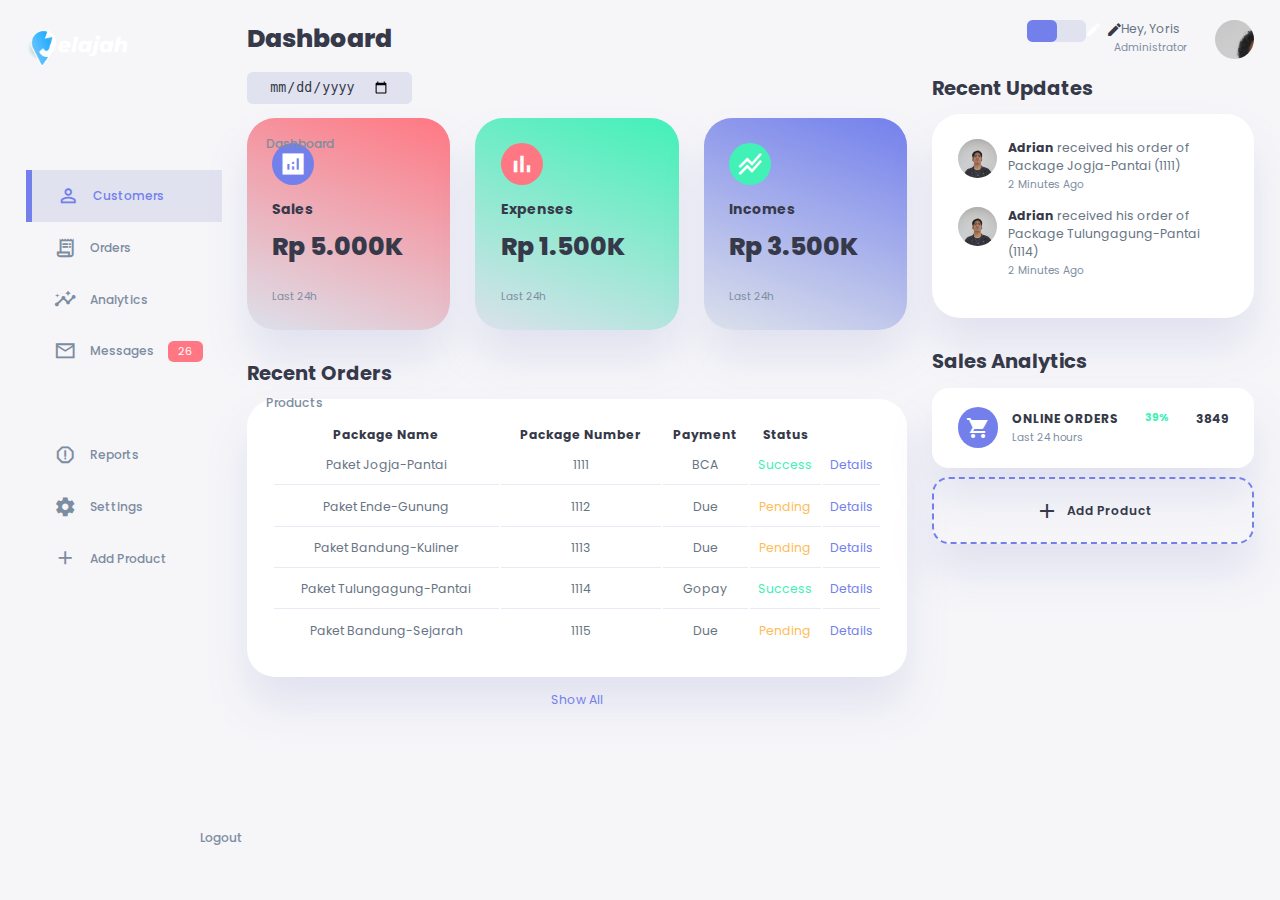
<file: admin.html>
<!DOCTYPE html>
<html lang="en">
  <head>
    <meta charset="UTF-8" />
    <meta name="viewport" content="width=device-width, initial-scale=1.0" />
    <title>Admin Dashboard</title>
    <link rel="stylesheet" href="./css/admin.css" />
    <link
      rel="stylesheet"
      href="https://fonts.googleapis.com/css2?family=Material+Icons+Sharp"
    />
    <link rel="preconnect" href="https://fonts.googleapis.com" />
    <link rel="preconnect" href="https://fonts.gstatic.com" crossorigin />
    <link
      href="https://fonts.googleapis.com/css2?family=Poppins:wght@300;400;500;600;700;800&display=swap"
      rel="stylesheet"
    />
  </head>
  <body>
    <div class="container">
      <aside>
        <div class="top">
          <img src="./img/logo.png" />
          <div class="close" id="close-btn">
            <span class="material-icons-sharp">close</span>
          </div>
        </div>

        <div class="sidebar">
          <a href="#">
            <span class="material-icons-sharp">grid_view</span>
            <h3>Dashboard</h3>
          </a>
          <a href="#" class="active">
            <span class="material-icons-sharp">person_outline</span>
            <h3>Customers</h3>
          </a>
          <a href="#">
            <span class="material-icons-sharp">receipt_long</span>
            <h3>Orders</h3>
          </a>
          <a href="#">
            <span class="material-icons-sharp">insights</span>
            <h3>Analytics</h3>
          </a>
          <a href="#">
            <span class="material-icons-sharp">mail_outline</span>
            <h3>Messages</h3>
            <span class="msg-count">26</span>
          </a>
          <a href="#">
            <span class="material-icons-sharp">inventory</span>
            <h3>Products</h3>
          </a>
          <a href="#">
            <span class="material-icons-sharp">report_gmailerrorred</span>
            <h3>Reports</h3>
          </a>
          <a href="#">
            <span class="material-icons-sharp">settings</span>
            <h3>Settings</h3>
          </a>
          <a href="#">
            <span class="material-icons-sharp">add</span>
            <h3>Add Product</h3>
          </a>
          <a href="#">
            <span class="material-icons-sharp">logout</span>
            <h3>Logout</h3>
          </a>
        </div>
      </aside>
      <!-- End of Aside -->

      <main>
        <h1>Dashboard</h1>

        <div class="date">
          <input type="date" />
        </div>

        <div class="insights">
          <!-- Start of Sales -->
          <div class="sales">
            <span class="material-icons-sharp">analytics</span>
            <div class="left">
              <h3>Sales</h3>
              <h1>Rp 5.000K</h1>
            </div>
            <small class="text-muted">Last 24h</small>
          </div>
          <!-- End of Sales -->

          <!-- Start of Expenses -->
          <div class="expenses">
            <span class="material-icons-sharp">bar_chart</span>
            <div class="left">
              <h3>Expenses</h3>
              <h1>Rp 1.500K</h1>
            </div>
            <small class="text-muted">Last 24h</small>
          </div>
          <!-- End of Expenses -->

          <!-- Start of Income -->
          <div class="incomes">
            <span class="material-icons-sharp">stacked_line_chart</span>
            <div class="left">
              <h3>Incomes</h3>
              <h1>Rp 3.500K</h1>
            </div>
            <small class="text-muted">Last 24h</small>
          </div>
          <!-- End of Income -->

          <!-- End of Insights -->
        </div>

        <!-- Start of Recent Order -->
        <div class="recent-orders">
          <h2>Recent Orders</h2>
          <table>
            <thead>
              <tr>
                <th>Package Name</th>
                <th>Package Number</th>
                <th>Payment</th>
                <th>Status</th>
                <th></th>
              </tr>
            </thead>
            <tbody>
              <tr>
                <td>Paket Jogja-Pantai</td>
                <td>1111</td>
                <td>BCA</td>
                <td class="success">Success</td>
                <td class="primary">Details</td>
              </tr>
              <tr>
                <td>Paket Ende-Gunung</td>
                <td>1112</td>
                <td>Due</td>
                <td class="warning">Pending</td>
                <td class="primary">Details</td>
              </tr>
              <tr>
                <td>Paket Bandung-Kuliner</td>
                <td>1113</td>
                <td>Due</td>
                <td class="warning">Pending</td>
                <td class="primary">Details</td>
              </tr>
              <tr>
                <td>Paket Tulungagung-Pantai</td>
                <td>1114</td>
                <td>Gopay</td>
                <td class="success">Success</td>
                <td class="primary">Details</td>
              </tr>
              <tr>
                <td>Paket Bandung-Sejarah</td>
                <td>1115</td>
                <td>Due</td>
                <td class="warning">Pending</td>
                <td class="primary">Details</td>
              </tr>
            </tbody>
          </table>
          <a href="#">Show All</a>
        </div>
      </main>

      <!-- End of Main -->

      <!-- Start of Right side -->

      <div class="right">
        <!-- Start of Top -->
        <div class="top">
          <button id="menu-btn">
            <span class="material-icons-sharp">menu</span>
          </button>
          <div class="theme-toggler">
            <span class="material-icons-sharp active">light_mode</span>
            <span class="material-icons-sharp">dark_mode</span>
          </div>
          <div class="profile">
            <div class="info">
              <p>Hey, Yoris</p>
              <small class="text-muted">Administrator</small>
            </div>
            <div class="profile-photo">
              <img src="./img/Admin1.jpg" />
            </div>
          </div>
        </div>

        <!-- End of Top -->

        <!-- Start of Recent Update -->
        <div class="recent-updates">
          <h2>Recent Updates</h2>
          <div class="updates">
            <div class="update">
              <div class="profile-photo">
                <img src="./img/Admin.jpg" />
              </div>
              <div class="message">
                <p>
                  <b>Adrian</b> received his order of Package Jogja-Pantai
                  (1111)
                </p>
                <small class="text-muted">2 Minutes Ago</small>
              </div>
            </div>
            <div class="update">
              <div class="profile-photo">
                <img src="./img/Admin.jpg" />
              </div>
              <div class="message">
                <p>
                  <b>Adrian</b> received his order of Package Tulungagung-Pantai
                  (1114)
                </p>
                <small class="text-muted">2 Minutes Ago</small>
              </div>
            </div>
          </div>
        </div>

        <!-- End of Recent Update -->

        <!-- Start of Sales Analytics -->
        <div class="sales-analytics">
          <h2>Sales Analytics</h2>
          <div class="item online">
            <div class="icon">
              <span class="material-icons-sharp">shopping_cart</span>
            </div>
            <div class="right">
              <div class="info">
                <h3>ONLINE ORDERS</h3>
                <small class="text-muted">Last 24 hours</small>
              </div>
              <h5 class="success">39%</h5>
              <h3>3849</h3>
            </div>
          </div>
          <div class="item add-product">
            <div>
              <span class="material-icons-sharp">add</span>
              <h3>Add Product</h3>
            </div>
          </div>
        </div>
      </div>
    </div>

    <script src="/js/admin.js"></script>
  </body>
</html>
</file>
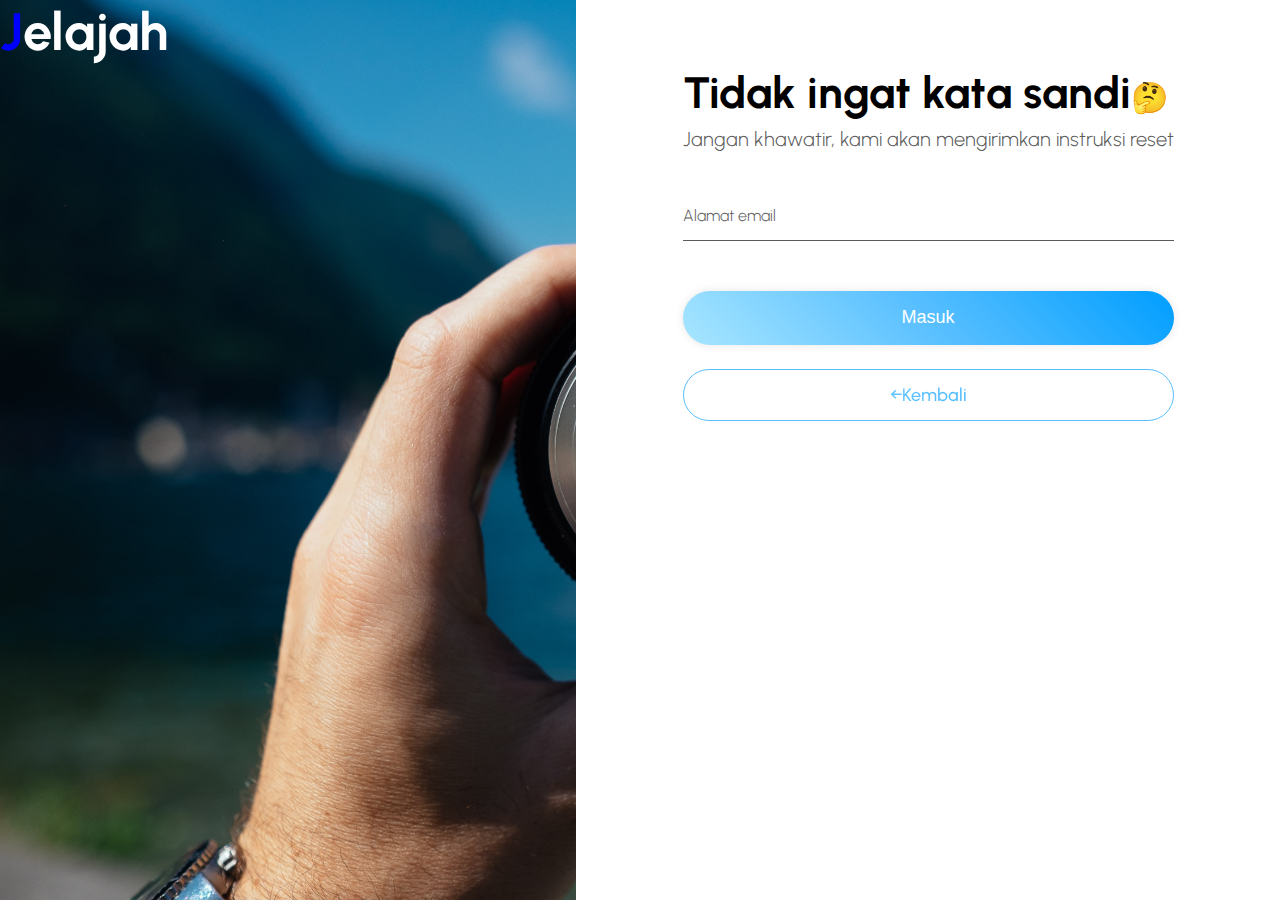
<file: forgetPassword.html>
<!DOCTYPE html>
<html lang="en">
  <head>
    <meta charset="UTF-8" />
    <meta name="viewport" content="width=device-width, initial-scale=1.0" />
    <title>Forget Password Page</title>
    <link rel="preconnect" href="https://fonts.googleapis.com" />
    <link rel="preconnect" href="https://fonts.gstatic.com" crossorigin />
    <link
      href="https://fonts.googleapis.com/css2?family=Urbanist:wght@100;300;500;700&display=swap"
      rel="stylesheet"
    />
    <link rel="stylesheet" href="css/forgetPassword.css" />
  </head>
  <body>
    <div class="logo">
      <h2><span>J</span>elajah</h2>
    </div>
    <div class="wrapper">
      <form action="">
        <h2>Tidak ingat kata sandi<span>🤔</span></h2>
        <p>Jangan khawatir, kami akan mengirimkan instruksi reset</p>
        <div class="input-box">
          <input type="email" required />
          <label>Alamat email</label>
        </div>
        <button type="submit" class="btn">Masuk</button>
        <a href="login.html" class="btn2"> ←Kembali </a>
      </form>
    </div>
  </body>
</html>
</file>
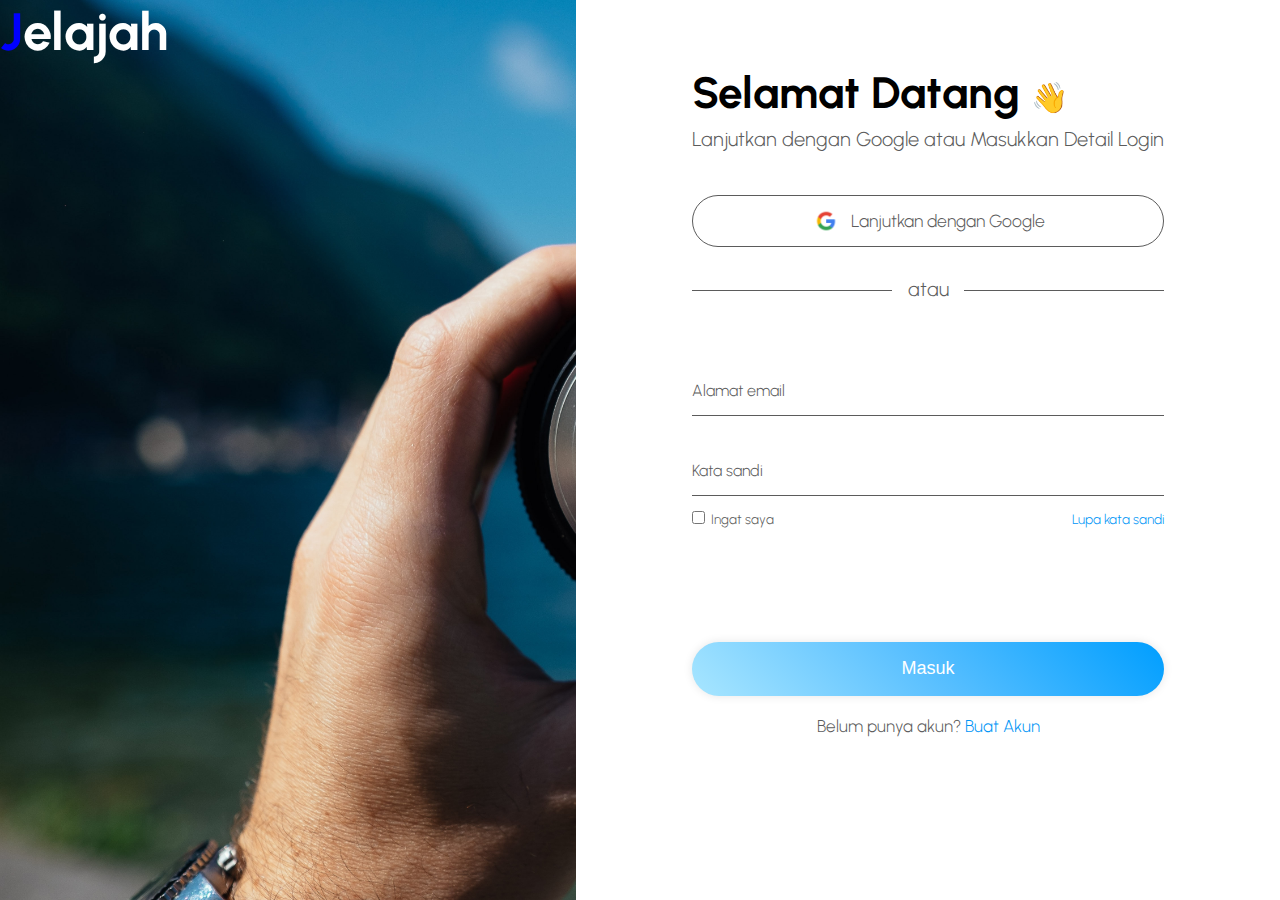
<file: login.html>
<!DOCTYPE html>
<html lang="en">
  <head>
    <meta charset="UTF-8" />
    <meta name="viewport" content="width=device-width, initial-scale=1.0" />
    <title>Login Page</title>
    <link rel="preconnect" href="https://fonts.googleapis.com" />
    <link rel="preconnect" href="https://fonts.gstatic.com" crossorigin />
    <link
      href="https://fonts.googleapis.com/css2?family=Urbanist:wght@100;300;500;700&display=swap"
      rel="stylesheet"
    />
    <link rel="stylesheet" href="css/login.css" />
  </head>
  <body>
    <div class="logo">
      <h2><span>J</span>elajah</h2>
    </div>
    <div class="wrapper">
      <form action="">
        <h2>Selamat Datang <span>👋</span></h2>
        <p>Lanjutkan dengan Google atau Masukkan Detail Login</p>
        <center>
          <a class="google" href="#"
            ><img src="img/google.png" />Lanjutkan dengan Google</a
          >
          <p class="or">atau</p>
        </center>
        <div class="input-box">
          <input type="email" required />
          <label>Alamat email</label>
        </div>
        <div class="input-box">
          <input type="password" required />
          <label>Kata sandi</label>
        </div>

        <div class="remember-forgot">
          <label><input type="checkbox" /> Ingat saya</label>
          <a href="forgetPassword.html">Lupa kata sandi</a>
        </div>

        <button type="submit" class="btn">Masuk</button>

        <div class="register">
          <p>Belum punya akun? <a href="register.html">Buat Akun</a></p>
        </div>
      </form>
    </div>
  </body>
</html>
</file>
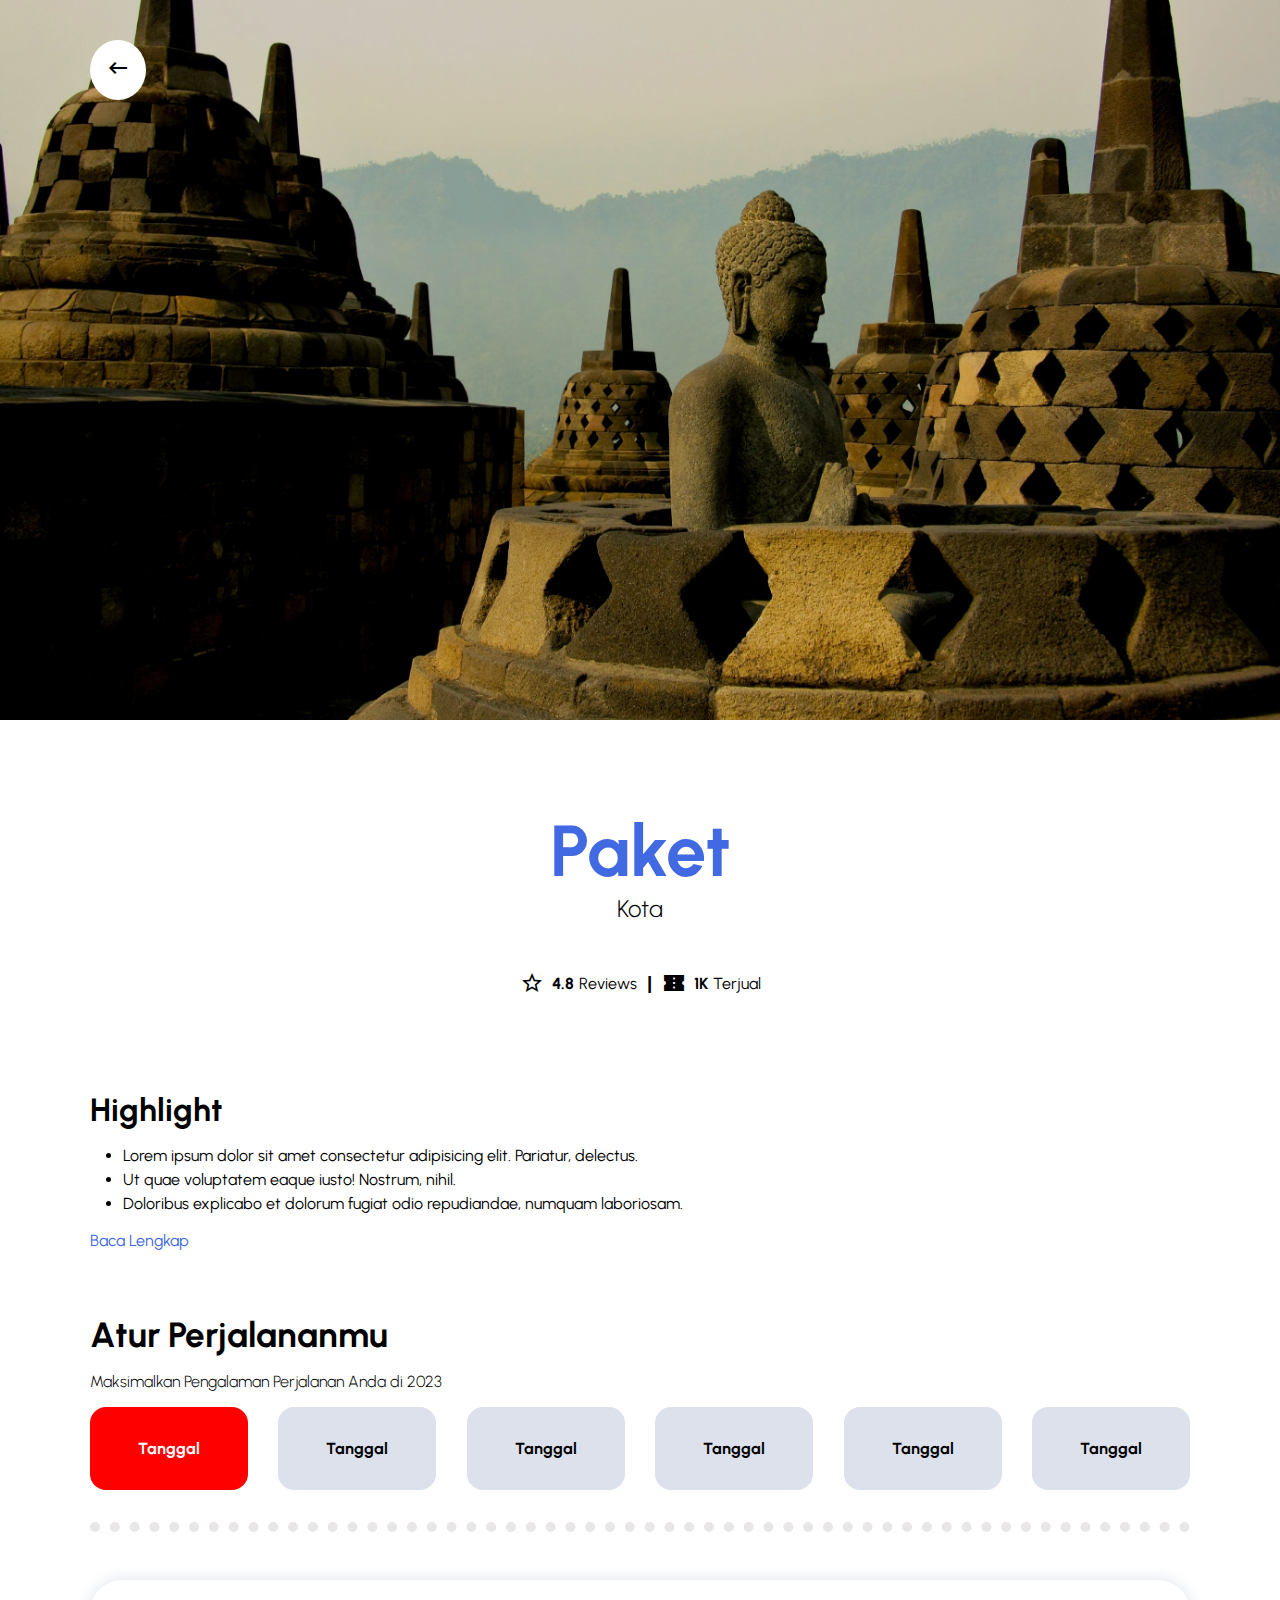
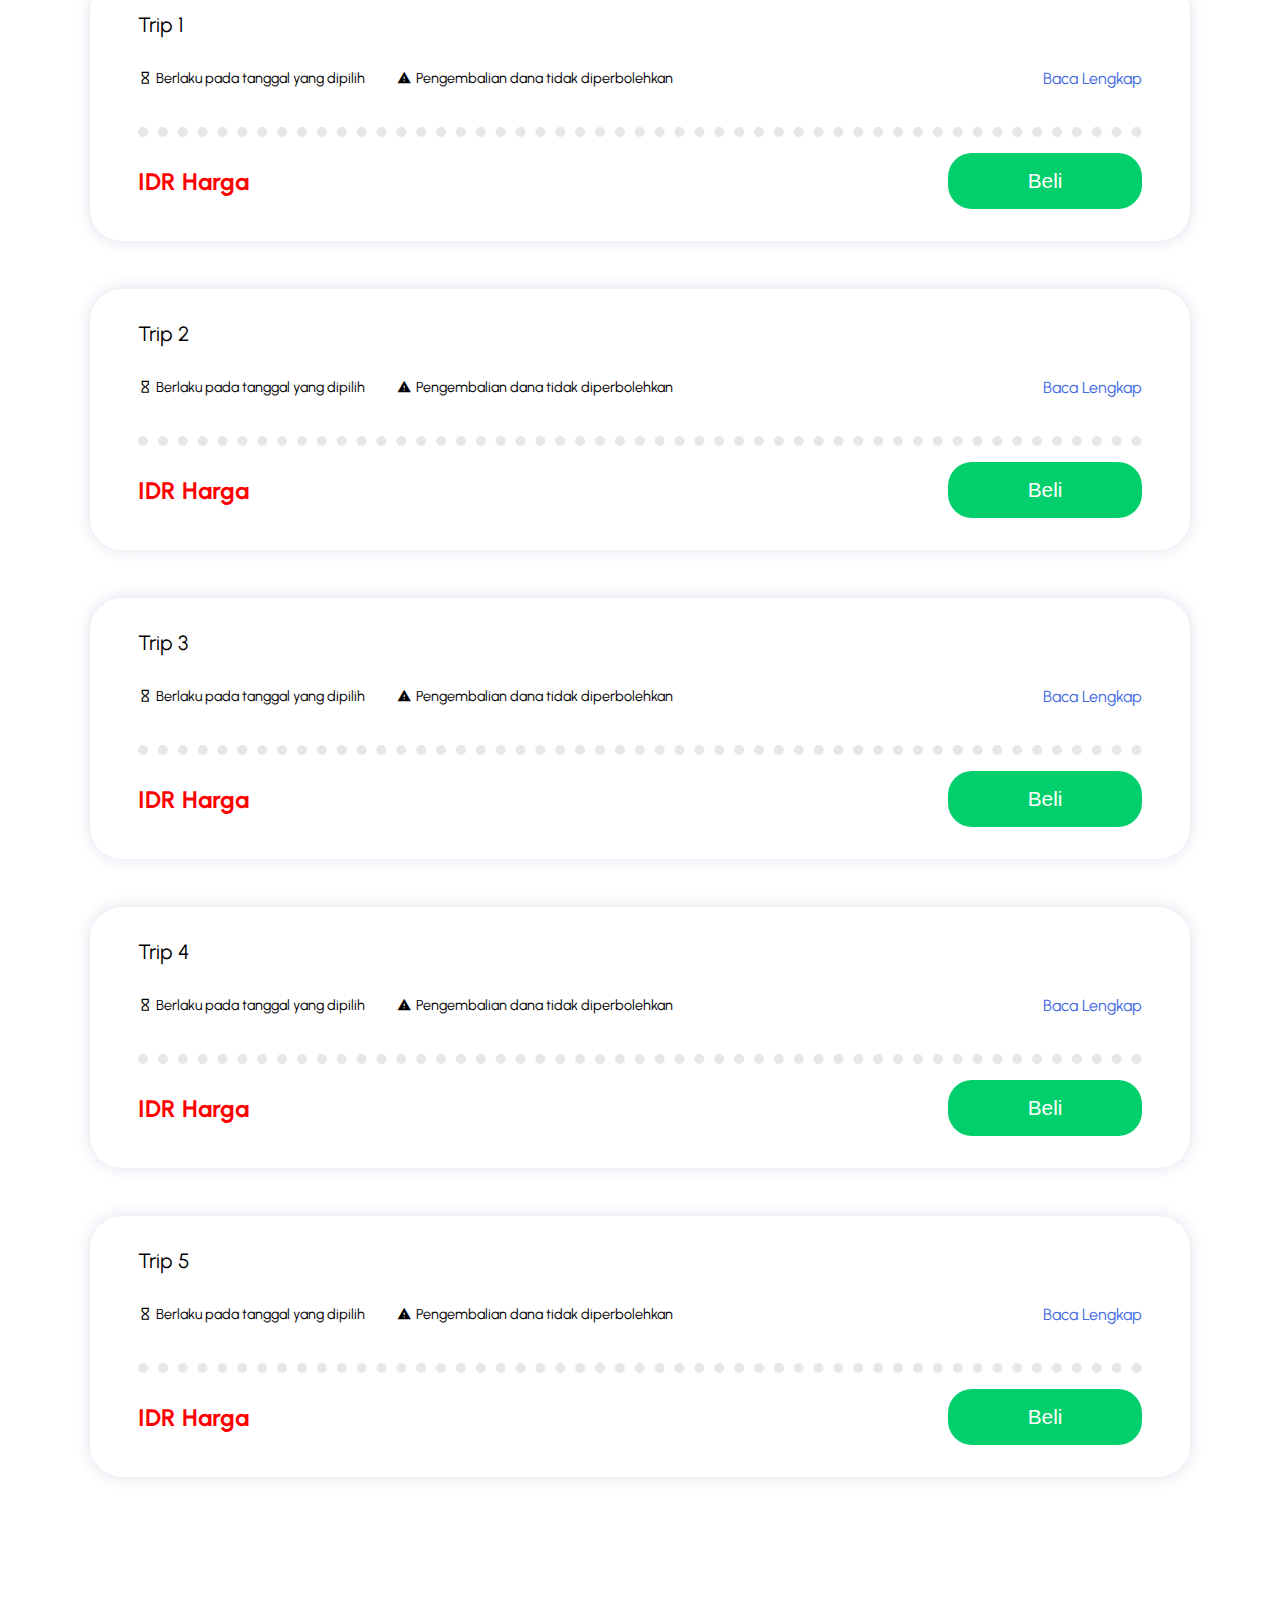
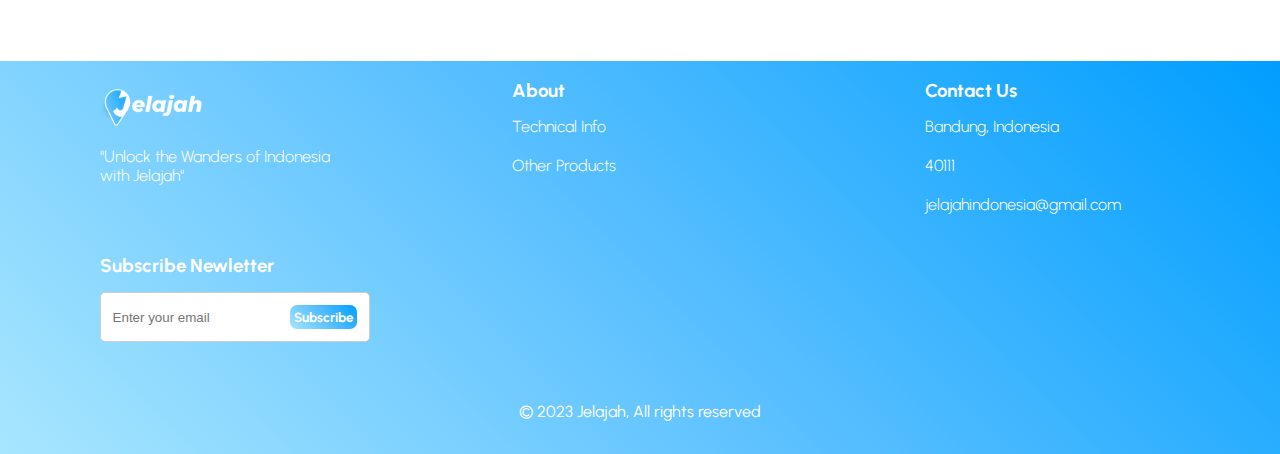
<file: package.html>
<!DOCTYPE html>
<html lang="en">
  <head>
    <meta charset="UTF-8" />
    <meta name="viewport" content="width=device-width, initial-scale=1.0" />
    <title>Package</title>
    <link
      rel="stylesheet"
      href="https://fonts.googleapis.com/css2?family=Material+Icons+Sharp"
    />
    <link rel="preconnect" href="https://fonts.googleapis.com" />
    <link rel="preconnect" href="https://fonts.gstatic.com" crossorigin />
    <link
      href="https://fonts.googleapis.com/css2?family=Urbanist:wght@300;400;500;600;700;800&display=swap"
      rel="stylesheet"
    />
    <link rel="stylesheet" href="css/index.css" />
  </head>
  <body>
    <header class="header-package">
      <a href="destination.html"
        ><span class="material-icons-sharp"> keyboard_backspace </span></a
      >
    </header>

    <section class="bgphoto-destinations">
      <main class="tagline-destinations">
        <img src="./img/img2.jpg" alt="" />
      </main>
    </section>

    <div class="description">
      <h1>Paket</h1>
      <h2>Kota</h2>
      <div class="review-sold">
        <span class="material-icons-sharp"> star_border </span>
        <p><b>4.8 </b> Reviews <b>|</b></p>
        <span class="material-icons-sharp"> confirmation_number </span>
        <p><b>1K </b>Terjual</p>
      </div>
    </div>

    <div class="highlight-package">
      <h1>Highlight</h1>
      <ul>
        <li>Lorem ipsum dolor sit amet consectetur adipisicing elit. Pariatur, delectus.</li>
        <li>Ut quae voluptatem eaque iusto! Nostrum, nihil.</li>
        <li>Doloribus explicabo et dolorum fugiat odio repudiandae, numquam laboriosam.</li>
        </ul>
      </ul>
      <a href="#">Baca Lengkap</a>
    </div>

    <div class="title-wrapper">
      <div class="title">
        <h1 id="titlePackage">Atur Perjalananmu</h1>
        <p>Maksimalkan Pengalaman Perjalanan Anda di 2023</p>
      </div>
    </div>
    
    <div class="tabbed-day">
      <ul class="ticket" aria-labelledby="titlePackage">
        <li><a class="ticketDay" aria-selected="false" href="#first" id="currentDay">
          Tanggal
        </a></li>
        <li><a class="ticketDay" aria-selected="false" href="#second" id="secondDay">
          Tanggal
        </a></li>
        <li><a class="ticketDay" aria-selected="false" href="#third" id="thirdDay">
          Tanggal
        </a></li>
        <li><a class="ticketDay" aria-selected="false" href="#forth" id="forthDay">
          Tanggal
        </a></li>
        <li><a class="ticketDay" aria-selected="false" href="#fifth" id="fifthDay">
          Tanggal
        </a></li>
        <li><a class="ticketDay" aria-selected="false" href="#sixth" id="fifthDay">
          Tanggal
        </a></li>
      </ul>
      <div class="horizontal-dotted-line"></div>
      <div class="infoPaket">
        <div aria-labelledby="currentDay" id="first">
          <div class="body-ticket">
            <p>Trip 1</p>
            <div class="deskripsi-tiket">
              <p><span class="material-icons-sharp">hourglass_empty</span>Berlaku pada tanggal yang dipilih <span class="material-icons-sharp">warning</span>Pengembalian dana tidak diperbolehkan</p>
              <a href="#">Baca Lengkap</a>
            </div>
            <div class="horizontal-dotted-line"></div>
            <div class="price-and-buy">
              <h2>IDR Harga</h2>
              <button class="button open-button">Beli</button>
            </div>
          </div>
          <div class="body-ticket">
            <p>Trip 2</p>
            <div class="deskripsi-tiket">
              <p><span class="material-icons-sharp">hourglass_empty</span>Berlaku pada tanggal yang dipilih <span class="material-icons-sharp">warning</span>Pengembalian dana tidak diperbolehkan</p>
              <a href="#">Baca Lengkap</a>
            </div>
            <div class="horizontal-dotted-line"></div>
            <div class="price-and-buy">
              <h2>IDR Harga</h2>
              <button class="button open-button">Beli</button>
            </div>
          </div>
          <div class="body-ticket">
            <p>Trip 3</p>
            <div class="deskripsi-tiket">
              <p><span class="material-icons-sharp">hourglass_empty</span>Berlaku pada tanggal yang dipilih <span class="material-icons-sharp">warning</span>Pengembalian dana tidak diperbolehkan</p>
              <a href="#">Baca Lengkap</a>
            </div>
            <div class="horizontal-dotted-line"></div>
            <div class="price-and-buy">
              <h2>IDR Harga</h2>
              <button class="button open-button">Beli</button>
            </div>
          </div>
          <div class="body-ticket">
            <p>Trip 4</p>
            <div class="deskripsi-tiket">
              <p><span class="material-icons-sharp">hourglass_empty</span>Berlaku pada tanggal yang dipilih <span class="material-icons-sharp">warning</span>Pengembalian dana tidak diperbolehkan</p>
              <a href="#">Baca Lengkap</a>
            </div>
            <div class="horizontal-dotted-line"></div>
            <div class="price-and-buy">
              <h2>IDR Harga</h2>
              <button class="button open-button">Beli</button>
            </div>
          </div>
          <div class="body-ticket">
            <p>Trip 5</p>
            <div class="deskripsi-tiket">
              <p><span class="material-icons-sharp">hourglass_empty</span>Berlaku pada tanggal yang dipilih <span class="material-icons-sharp">warning</span>Pengembalian dana tidak diperbolehkan</p>
              <a href="#">Baca Lengkap</a>
            </div>
            <div class="horizontal-dotted-line"></div>
            <div class="price-and-buy">
              <h2>IDR Harga</h2>
              <button class="button open-button">Beli</button>
            </div>
          </div>
        </div>
        <div aria-labelledby="secondDay" id="second">
          <div class="body-ticket">
            <p>Trip 1</p>
            <div class="deskripsi-tiket">
              <p><span class="material-icons-sharp">hourglass_empty</span>Berlaku pada tanggal yang dipilih <span class="material-icons-sharp">warning</span>Pengembalian dana tidak diperbolehkan</p>
              <a href="#">Baca Lengkap</a>
            </div>
            <div class="horizontal-dotted-line"></div>
            <div class="price-and-buy">
              <h2>IDR Harga</h2>
              <button class="button open-button">Beli</button>
            </div>
          </div>
          <div class="body-ticket">
            <p>Trip 2</p>
            <div class="deskripsi-tiket">
              <p><span class="material-icons-sharp">hourglass_empty</span>Berlaku pada tanggal yang dipilih <span class="material-icons-sharp">warning</span>Pengembalian dana tidak diperbolehkan</p>
              <a href="#">Baca Lengkap</a>
            </div>
            <div class="horizontal-dotted-line"></div>
            <div class="price-and-buy">
              <h2>IDR Harga</h2>
              <button class="button open-button">Beli</button>
            </div>
          </div>
          <div class="body-ticket">
            <p>Trip 3</p>
            <div class="deskripsi-tiket">
              <p><span class="material-icons-sharp">hourglass_empty</span>Berlaku pada tanggal yang dipilih <span class="material-icons-sharp">warning</span>Pengembalian dana tidak diperbolehkan</p>
              <a href="#">Baca Lengkap</a>
            </div>
            <div class="horizontal-dotted-line"></div>
            <div class="price-and-buy">
              <h2>IDR Harga</h2>
              <a href="#">Beli</a>
            </div>
          </div>
          <div class="body-ticket">
            <p>Trip 4</p>
            <div class="deskripsi-tiket">
              <p><span class="material-icons-sharp">hourglass_empty</span>Berlaku pada tanggal yang dipilih <span class="material-icons-sharp">warning</span>Pengembalian dana tidak diperbolehkan</p>
              <a href="#">Baca Lengkap</a>
            </div>
            <div class="horizontal-dotted-line"></div>
            <div class="price-and-buy">
              <h2>IDR Harga</h2>
              <button class="button open-button">Beli</button>
            </div>
          </div>
        </div>
        <div aria-labelledby="thirdDay" id="third">
          <div class="body-ticket">
            <p>Trip 1</p>
            <div class="deskripsi-tiket">
              <p><span class="material-icons-sharp">hourglass_empty</span>Berlaku pada tanggal yang dipilih <span class="material-icons-sharp">warning</span>Pengembalian dana tidak diperbolehkan</p>
              <a href="#">Baca Lengkap</a>
            </div>
            <div class="horizontal-dotted-line"></div>
            <div class="price-and-buy">
              <h2>IDR Harga</h2>
              <button class="button open-button">Beli</button>
            </div>
          </div>
          <div class="body-ticket">
            <p>Trip 2</p>
            <div class="deskripsi-tiket">
              <p><span class="material-icons-sharp">hourglass_empty</span>Berlaku pada tanggal yang dipilih <span class="material-icons-sharp">warning</span>Pengembalian dana tidak diperbolehkan</p>
              <a href="#">Baca Lengkap</a>
            </div>
            <div class="horizontal-dotted-line"></div>
            <div class="price-and-buy">
              <h2>IDR Harga</h2>
              <button class="button open-button">Beli</button>
            </div>
          </div>
          <div class="body-ticket">
            <p>Trip 3</p>
            <div class="deskripsi-tiket">
              <p><span class="material-icons-sharp">hourglass_empty</span>Berlaku pada tanggal yang dipilih <span class="material-icons-sharp">warning</span>Pengembalian dana tidak diperbolehkan</p>
              <a href="#">Baca Lengkap</a>
            </div>
            <div class="horizontal-dotted-line"></div>
            <div class="price-and-buy">
              <h2>IDR Harga</h2>
              <button class="button open-button">Beli</button>
            </div>
          </div>
        </div>
        <div aria-labelledby="forthDay" id="forth">
          <div class="body-ticket">
            <p>Trip 1</p>
            <div class="deskripsi-tiket">
              <p><span class="material-icons-sharp">hourglass_empty</span>Berlaku pada tanggal yang dipilih <span class="material-icons-sharp">warning</span>Pengembalian dana tidak diperbolehkan</p>
              <a href="#">Baca Lengkap</a>
            </div>
            <div class="horizontal-dotted-line"></div>
            <div class="price-and-buy">
              <h2>IDR Harga</h2>
              <button class="button open-button">Beli</button>
            </div>
          </div>
          <div class="body-ticket">
            <p>Trip 2</p>
            <div class="deskripsi-tiket">
              <p><span class="material-icons-sharp">hourglass_empty</span>Berlaku pada tanggal yang dipilih <span class="material-icons-sharp">warning</span>Pengembalian dana tidak diperbolehkan</p>
              <a href="#">Baca Lengkap</a>
            </div>
            <div class="horizontal-dotted-line"></div>
            <div class="price-and-buy">
              <h2>IDR Harga</h2>
              <button class="button open-button">Beli</button>
            </div>
          </div>
        </div>
        <div aria-labelledby="fifthDay" id="fifth">
          <div class="body-ticket">
            <p>Trip 1</p>
            <div class="deskripsi-tiket">
              <p><span class="material-icons-sharp">hourglass_empty</span>Berlaku pada tanggal yang dipilih <span class="material-icons-sharp">warning</span>Pengembalian dana tidak diperbolehkan</p>
              <a href="#">Baca Lengkap</a>
            </div>
            <div class="horizontal-dotted-line"></div>
            <div class="price-and-buy">
              <h2>IDR Harga</h2>
              <button class="button open-button">Beli</button>
            </div>
          </div>
        </div>
        <div aria-labelledby="sixthDay" id="sixth">
          <div class="body-ticket">
            <p>Trip 1</p>
            <div class="deskripsi-tiket">
              <p><span class="material-icons-sharp">hourglass_empty</span>Berlaku pada tanggal yang dipilih <span class="material-icons-sharp">warning</span>Pengembalian dana tidak diperbolehkan</p>
              <a href="#">Baca Lengkap</a>
            </div>
            <div class="horizontal-dotted-line"></div>
            <div class="price-and-buy">
              <h2>IDR Harga</h2>
              <button class="button open-button">Beli</button>
            </div>
          </div>
          <div class="body-ticket">
            <p>Trip 2</p>
            <div class="deskripsi-tiket">
              <p><span class="material-icons-sharp">hourglass_empty</span>Berlaku pada tanggal yang dipilih <span class="material-icons-sharp">warning</span>Pengembalian dana tidak diperbolehkan</p>
              <a href="#">Baca Lengkap</a>
            </div>
            <div class="horizontal-dotted-line"></div>
            <div class="price-and-buy">
              <h2>IDR Harga</h2>
              <button class="button open-button">Beli</button>
            </div>
          </div>
        </div>
      </div>
    </div>

    <dialog class="modal" id="modal">
      <h2><span class="material-icons-sharp">info</span> Keterangan</h2>
      <div class="horizontal-line"></div>
      <table>
        <tr>
          <td>Nama </td>
          <td>: Nama</td>
        </tr>
        <tr>
          <td>Paket</td>
          <td>: Trip 1</td>
        </tr>
        <tr>
          <td>Tanggal</td>
          <td>: Tanggal</td>
        </tr>
        <tr>
          <td>Nomor Virtual Account </td>
          <td>: 12345771849</td>
        </tr>
        <tr>
          <td>Nominal Tagihan </td>
          <td>: IDR Harga</td>
        </tr>
      </table>
      <button class="button close-button">Batalkan pembayaran</button>
      <button class="button" type="submit">Konfirmasi pembayaran</button>
    </dialog>

    <footer>
      <div class="row">
        <div class="col">
          <img src="img/logo.png" class="logo-footer" />
          <p>"Unlock the Wanders of Indonesia with Jelajah"</p>
          <div class="icon-sosmed"></div>
          <a href="#">
            <i data-feather="instagram"></i>
          </a>
          <a href="#">
            <i data-feather="linkedin"></i>
          </a>
          <a href="#">
            <i data-feather="facebook"></i>
          </a>
          <a href="#">
            <i data-feather="twitter"></i>
          </a>
        </div>
        <div class="col">
          <h3>About</h3>
          <a href="#">
            <p>Technical Info</p>
          </a>
          <a href="#">
            <p>Other Products</p>
          </a>
        </div>
        <div class="col">
          <h3>Contact Us</h3>
          <p>Bandung, Indonesia</p>
          <p>40111</p>
          <p>jelajahindonesia@gmail.com</p>
        </div>
        <div class="col">
          <h3>Subscribe Newletter</h3>
          <div class="input-box">
            <input
              type="email"
              placeholder="Enter your email"
              class="input-email"
            />
            <button type="submit">Subscribe</button>
          </div>
        </div>
      </div>
      <div class="lisensi">
        <p>© 2023 Jelajah, All rights reserved</p>
      </div>
    </footer>


    <script src="./js/package.js"></script>
  </body>
</html>
</file>
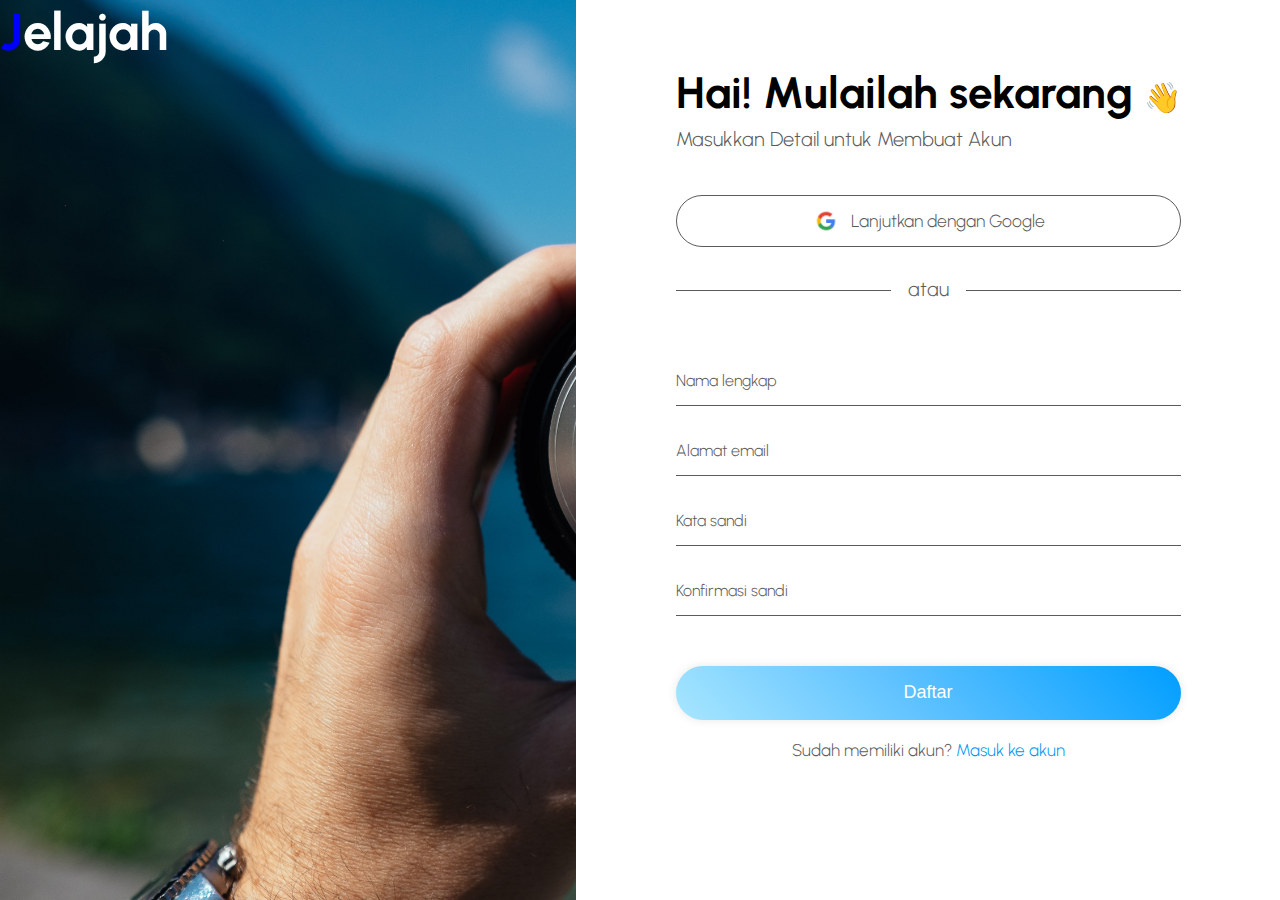
<file: register.html>
<!DOCTYPE html>
<html lang="en">
  <head>
    <meta charset="UTF-8" />
    <meta name="viewport" content="width=device-width, initial-scale=1.0" />
    <title>Register Page</title>
    <link rel="preconnect" href="https://fonts.googleapis.com" />
    <link rel="preconnect" href="https://fonts.gstatic.com" crossorigin />
    <link
      href="https://fonts.googleapis.com/css2?family=Urbanist:wght@300;500;700&display=swap"
      rel="stylesheet"
    />
    <link rel="stylesheet" href="css/register.css" />
  </head>
  <body>
    <div class="logo">
      <h2><span>J</span>elajah</h2>
    </div>
    <div class="wrapper">
      <form action="">
        <h2>Hai! Mulailah sekarang <span>👋</span></h2>
        <p>Masukkan Detail untuk Membuat Akun</p>
        <center>
          <a class="google" href="#"
            ><img src="img/google.png" />Lanjutkan dengan Google</a
          >
          <p class="or">atau</p>
        </center>
        <div class="input-box">
          <input type="text" required />
          <label>Nama lengkap</label>
        </div>
        <div class="input-box">
          <input type="email" required />
          <label>Alamat email</label>
        </div>
        <div class="input-box">
          <input type="password" required />
          <label>Kata sandi</label>
        </div>
        <div class="input-box">
          <input type="password" required />
          <label>Konfirmasi sandi</label>
        </div>

        <button type="submit" class="btn">Daftar</button>

        <div class="register">
          <p>Sudah memiliki akun? <a href="login.html">Masuk ke akun</a></p>
        </div>
      </form>
    </div>
  </body>
</html>
</file>
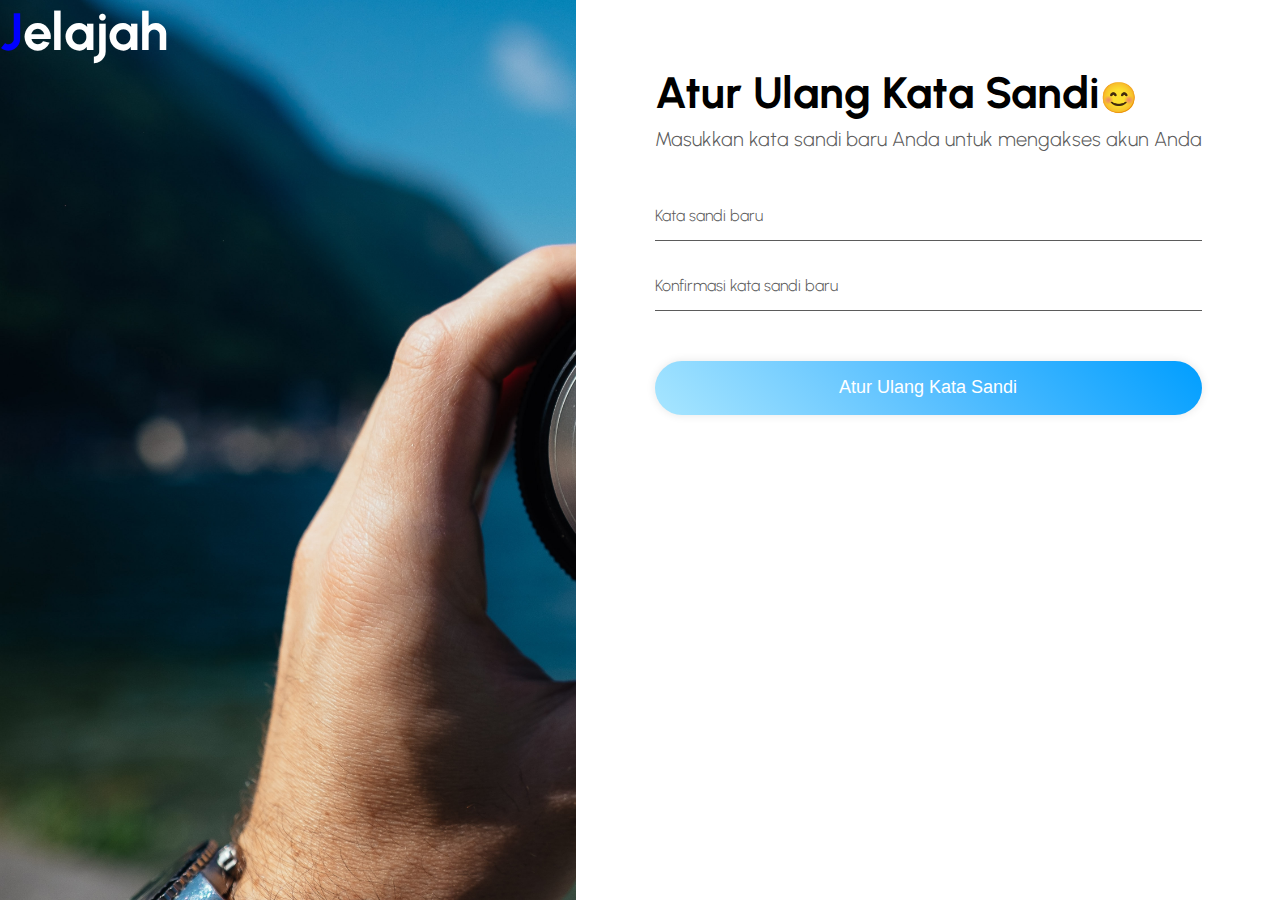
<file: remakePassword.html>
<!DOCTYPE html>
<html lang="en">
  <head>
    <meta charset="UTF-8" />
    <meta name="viewport" content="width=device-width, initial-scale=1.0" />
    <title>Remake Password Page</title>
    <link rel="preconnect" href="https://fonts.googleapis.com" />
    <link rel="preconnect" href="https://fonts.gstatic.com" crossorigin />
    <link
      href="https://fonts.googleapis.com/css2?family=Urbanist:wght@100;300;500;700&display=swap"
      rel="stylesheet"
    />
    <link rel="stylesheet" href="css/remakePassword.css" />
  </head>
  <body>
    <div class="logo">
      <h2><span>J</span>elajah</h2>
    </div>
    <div class="wrapper">
      <form action="">
        <h2>Atur Ulang Kata Sandi<span>😊</span></h2>
        <p>Masukkan kata sandi baru Anda untuk mengakses akun Anda</p>
        <div class="input-box">
          <input type="password" required />
          <label>Kata sandi baru</label>
        </div>
        <div class="input-box">
          <input type="password" required />
          <label>Konfirmasi kata sandi baru</label>
        </div>
        <button type="submit" class="btn">Atur Ulang Kata Sandi</button>
      </form>
    </div>
  </body>
</html>
</file>
<file: css/admin.css>
:root {
  --color-primary: #7380ec;
  --color-danger: #ff7782;
  --color-success: #41f1b6;
  --color-warning: #ffbb55;
  --color-white: #fff;
  --color-info-dark: #7d8da1;
  --color-info-light: #dce1eb;
  --color-dark: #363949;
  --color-light: rgba(132, 139, 200, 0.18);
  --color-primary-variant: #111e88;
  --color-dark-variant: #677483;
  --color-background: #f6f6f9;

  --card-border-radius: 2rem;
  --border-radius-1: 0.4rem;
  --border-radius-2: 0.8rem;
  --border-radius-3: 1.2rem;

  --card-padding: 1.8rem;
  --padding-1: 1.2rem;

  --box-shadow: 0 2rem 3rem var(--color-light);
}

.dark-theme-variables {
  --color-background: #181a1e;
  --color-white: #202528;
  --color-dark: #edeffd;
  --color-light: rgba(0, 0, 0, 0.4);
  --box-shadow: 0 2rem 3rem var(--color-light);
}

html::-webkit-scrollbar {
  width: 0;
}

html::-webkit-scrollbar-track {
  background: transparent;
}

html::-webkit-scrollbar-thumb {
  background: #fff;
  border-radius: 5rem;
}

* {
  margin: 0;
  padding: 0;
  outline: 0;
  appearance: none;
  text-decoration: none;
  border: none;
  list-style: none;
  box-sizing: border-box;
  white-space: normal;
}

html {
  font-size: 14px;
}

body {
  width: 100vw;
  height: 100vh;
  font-family: "Poppins", sans-serif;
  font-size: 0.88rem;
  background-color: var(--color-background);
  user-select: none;
  overflow-x: hidden;
  color: var(--color-dark);
}

.container {
  display: grid;
  width: 96%;
  margin: 0 auto;
  gap: 1.8rem;
  grid-template-columns: 14rem auto 23rem;
}

a {
  color: var(--color-dark);
}

img {
  display: block;
  width: 100%;
}

h1 {
  font-weight: 800;
  font-size: 1.8rem;
}

h2 {
  font-size: 1.4rem;
}

h3 {
  font-size: 0.87rem;
}

h4 {
  font-size: 0.8rem;
}

h5 {
  font-size: 0.77rem;
}

small {
  font-size: 0.75rem;
}

.profile-photo {
  width: 2.8rem;
  height: 2.8rem;
  border-radius: 50%;
  overflow: hidden;
}

.text-muted {
  color: var(--color-info-dark);
}

p {
  color: var(--color-dark-variant);
}

b {
  color: var(--color-dark);
}

.primary {
  color: var(--color-primary);
}

.danger {
  color: var(--color-danger);
}

.success {
  color: var(--color-success);
}

.warning {
  color: var(--color-warning);
}

aside {
  height: 100vh;
}

aside .top {
  display: flex;
  align-items: center;
  justify-content: space-between;
  margin-top: 1.4rem;
}

.top img {
  width: 8rem;
}

aside .close {
  display: none;
}

aside .sidebar {
  display: flex;
  flex-direction: column;
  height: 86vh;
  position: relative;
  top: 3rem;
}

aside h3 {
  font-weight: 500;
}

aside .sidebar a {
  display: flex;
  color: var(--color-info-dark);
  margin-left: 2rem;
  gap: 1rem;
  align-items: center;
  position: relative;
  height: 3.7rem;
  transition: all 0.3s ease;
}

.sidebar a span {
  font-size: 1.6rem;
  transition: all 0.3s ease;
}

.sidebar a:last-child {
  position: absolute;
  bottom: 2rem;
  width: 100%;
}

aside .sidebar a.active {
  background-color: var(--color-light);
  color: var(--color-primary);
  margin-left: 0;
}

aside .sidebar a.active::before {
  content: "";
  width: 6px;
  height: 100%;
  background-color: var(--color-primary);
}

aside .sidebar a.active span {
  color: var(--color-primary);
  margin-left: calc(1rem - 3px);
}

aside .sidebar a:hover {
  color: var(--color-primary);
}

aside .sidebar a:hover span {
  margin-left: 1rem;
}

aside .sidebar .msg-count {
  background-color: var(--color-danger);
  color: var(--color-white);
  padding: 2px 10px;
  font-size: 11px;
  border-radius: var(--border-radius-1);
}

/* Main */

main {
  margin-top: 1.4rem;
}

main .date {
  display: inline-block;
  background-color: var(--color-light);
  border-radius: var(--border-radius-1);
  margin-top: 1rem;
  padding: 0.5rem 1.6rem;
}

main .date input[type="date"] {
  background: transparent;
  color: var(--color-dark);
}

main .insights {
  display: grid;
  grid-template-columns: repeat(3, 1fr);
  gap: 1.8rem;
}

main .insights > div {
  padding: var(--card-padding);
  border-radius: var(--card-border-radius);
  margin-top: 1rem;
  box-shadow: var(--box-shadow);
  transition: all 0.3s ease;
}

main .insights .sales {
  background: linear-gradient(
    200deg,
    var(--color-danger),
    var(--color-info-light)
  );
}

main .insights .expenses {
  background: linear-gradient(
    200deg,
    var(--color-success),
    var(--color-info-light)
  );
}

main .insights .incomes {
  background: linear-gradient(
    200deg,
    var(--color-primary),
    var(--color-info-light)
  );
}

main .insights > div:hover {
  box-shadow: none;
}

main .insights > div span {
  background-color: var(--color-primary);
  padding: 0.5rem;
  border-radius: 50%;
  color: var(--color-white);
  font-size: 2rem;
}

main .insights > div.expenses span {
  background-color: var(--color-danger);
}

main .insights > div.incomes span {
  background-color: var(--color-success);
}

main .insights h3 {
  margin: 1rem 0 0.6rem;
  font-size: 1rem;
}

main .insights small {
  margin-top: 1.6rem;
  display: block;
}

/* Recent Order */

main .recent-orders {
  margin-top: 2rem;
}

main .recent-orders h2 {
  margin-bottom: 0.8rem;
}

main .recent-orders table {
  background-color: var(--color-white);
  width: 100%;
  border-radius: var(--card-border-radius);
  padding: var(--card-padding);
  text-align: center;
  box-shadow: var(--box-shadow);
  transform: all 0.3s ease;
}

main .recent-orders table:hover {
  box-shadow: none;
}

main table tbody td {
  height: 2.8rem;
  border-bottom: 1px solid var(--color-light);
  color: var(--color-dark-variant);
}

main table tbody tr:last-child td {
  border: none;
}

main .recent-orders a {
  text-align: center;
  display: block;
  margin: 1rem auto;
  color: var(--color-primary);
}

/* Right side */

.right {
  margin-top: 1.4rem;
}

.right .top {
  display: flex;
  justify-content: end;
  gap: 2rem;
}

.right .top button {
  display: none;
}

.right .theme-toggler {
  background-color: var(--color-light);
  display: flex;
  justify-content: space-between;
  align-items: center;
  height: 1.6rem;
  width: 4.2rem;
  cursor: pointer;
  border-radius: var(--border-radius-1);
}

.right .theme-toggler span {
  font-size: 1.2rem;
  width: 50%;
  height: 100%;
  display: flex;
  align-items: center;
  justify-content: center;
}

.right .theme-toggler span.active {
  background-color: var(--color-primary);
  color: white;
  border-radius: var(--border-radius-1);
}

.right .top .profile {
  display: flex;
  gap: 2rem;
  text-align: center;
}

.right .recent-updates {
  margin-top: 1rem;
}

.right .recent-updates h2 {
  margin-bottom: 0.8rem;
}

.right .recent-updates .updates {
  background-color: var(--color-white);
  padding: var(--card-padding);
  border-radius: var(--card-border-radius);
  box-shadow: var(--box-shadow);
  transition: all 0.3s ease;
}

.right .recent-updates .updates:hover {
  box-shadow: none;
}

.right .recent-updates .updates .update {
  display: grid;
  grid-template-columns: 2.6rem auto;
  gap: 1rem;
  margin-bottom: 1rem;
}

/* Sales Analytics */

.right .sales-analytics {
  margin-top: 2rem;
}

.right .sales-analytics h2 {
  margin-bottom: 0.8rem;
}

.right .sales-analytics .item {
  background-color: var(--color-white);
  display: flex;
  align-items: center;
  gap: 1rem;
  margin-bottom: 0.7rem;
  padding: 1.4rem var(--card-padding);
  border-radius: var(--border-radius-3);
  box-shadow: var(--box-shadow);
}

.right .sales-analytics .item:hover {
  box-shadow: none;
}

.right .sales-analytics .item .right {
  display: flex;
  justify-content: space-between;
  align-items: start;
  margin: 0;
  width: 100%;
}
.right .sales-analytics .item .icon {
  padding: 0.6rem;
  color: var(--color-white);
  border-radius: 50%;
  background-color: var(--color-primary);
  display: flex;
}

.right .sales-analytics .add-product {
  background-color: transparent;
  border: 2px dashed var(--color-primary);
  display: flex;
  align-items: center;
  justify-content: center;
  transition: all 0.3s ease;
}

.right .sales-analytics .add-product:hover {
  background-color: var(--color-primary);
  color: var(--color-white);
}

.right .sales-analytics .add-product div {
  display: flex;
  align-items: center;
  gap: 0.6rem;
}

.right .sales-analytics .add-product div h3 {
  font-weight: 600;
}

/* Media Queries */

/* For Tablets */
@media screen and (max-width: 1200px) {
  .container {
    width: 94%;
    grid-template-columns: 7rem auto 23rem;
  }

  aside .sidebar h3 {
    display: none;
  }

  aside .sidebar a {
    width: 5.6rem;
  }

  aside .sidebar a:last-child {
    position: relative;
    margin-top: 1.8rem;
  }

  main .insights {
    grid-template-columns: 1fr;
    gap: 0;
  }

  main .recent-orders {
    width: 94%;
    position: absolute;
    left: 50%;
    transform: translateX(-50%);
    margin: 2rem 0 0 8.8rem;
  }

  main .recent-orders table {
    width: 83vw;
  }

  main table thead tr th:last-child,
  main table thead tr th:first-child {
    display: none;
  }

  main table tbody tr td:last-child,
  main table tbody tr td:first-child {
    display: none;
  }
}

/* For Mobile */

@media only screen and (max-width: 768px) {
  .container {
    width: 100%;
    grid-template-columns: 1fr;
  }

  aside {
    position: fixed;
    left: -100%;
    width: 18rem;
    z-index: 3;
    box-shadow: 1rem 3rem 4rem var(--color-light);
    height: 100vh;
    padding-right: var(--card-padding);
    background-color: var(--color-info-light);
    display: none;
    animation: showMenu 0.4s ease forwards;
  }

  @keyframes showMenu {
    to {
      left: 0;
    }
  }

  aside .logo {
    margin-left: 1rem;
  }

  aside .sidebar h3 {
    display: inline;
  }

  aside .sidebar a {
    width: 100%;
    height: 3.4rem;
  }

  aside .sidebar a:last-child {
    position: absolute;
    bottom: 5rem;
  }

  aside .close {
    display: inline-block;
    cursor: pointer;
  }

  main {
    margin-top: 8rem;
    padding: 0 1rem;
  }

  main .recent-orders {
    position: relative;
    margin: 3rem 0 0 0;
    width: 100%;
  }

  main .recent-orders table {
    width: 100%;
    margin: 0;
  }

  .right {
    width: 94%;
    margin: 0 auto 4rem;
  }

  .right .top {
    position: fixed;
    top: 0;
    left: 0;
    align-items: center;
    padding: 0 0.8rem;
    height: 4.6rem;
    background-color: var(--color-white);
    width: 100%;
    margin: 0;
    z-index: 2;
    box-shadow: 0 1rem 1rem var(--color-light);
  }

  .right .top .theme-toggler {
    width: 4.4rem;
    position: absolute;
    left: 66%;
  }

  .right .profile .info {
    display: none;
  }

  .right .top button {
    display: inline-block;
    background: transparent;
    cursor: pointer;
    color: var(--color-dark);
    position: absolute;
    left: 1rem;
  }

  .right .top button span {
    font-size: 2rem;
  }
}
</file>
<file: css/forgetPassword.css>
* {
  margin: 0;
  padding: 0;
  box-sizing: border-box;
}

body {
  font-family: "Urbanist", sans-serif;
  display: flex;
  justify-content: space-between;
  background-image: url(../img/cover.jpeg);
  background-size: cover;
  background-repeat: no-repeat;
}

.logo {
  color: white;
  font-size: 35px;
}

.logo span {
  color: blue;
}

.wrapper {
  background-color: white;
  color: #5b5b5b;
  width: 55vw;
  height: 100vh;
  padding: 4rem;
  display: flex;
  justify-content: center;
}

.wrapper h2 {
  color: #000;
  font-size: 44px;
  line-height: 57.6px;
  font-weight: 700;
}

.wrapper h2 span {
  font-size: 30px;
}

.wrapper p {
  font-weight: 300;
  padding-bottom: 20px;
  font-size: 20px;
}

.input-box {
  position: relative;
  width: 100%;
  margin: 20px 0;
  height: 50px;
  border-bottom: 1px solid #5b5b5b;
}

.input-box label {
  position: absolute;
  top: 50%;
  left: 0;
  transform: translateY(-50%);
  font-size: 16px;
  font-weight: 300;
  pointer-events: none;
  transition: 0.5s;
}

.input-box input:focus ~ label,
.input-box input:valid ~ label {
  top: -5px;
  left: 0;
  font-size: 14px;
}

.input-box input {
  width: 100%;
  height: 100%;
  background: transparent;
  border: none;
  outline: none;
  font-size: 16px;
  font-weight: 300;
}

.wrapper .btn {
  width: 100%;
  height: 54px;
  margin-top: 30px;
  border-radius: 50px;
  border: none;
  outline: none;
  background-image: linear-gradient(45deg, #a8e6ff, #58bfff, #009eff);
  box-shadow: 0 0 10px rgba(0, 0, 0, 0.1);
  cursor: pointer;
  font-size: 18px;
  color: #ffff;
  font-weight: 500;
}

.wrapper .btn2 {
  border: 0.5px solid #58bfff;
  padding: 14px 0;
  border-radius: 3rem;
  text-decoration: none;
  display: flex;
  align-items: center;
  justify-content: center;
  margin: 24px 0 30px 0;
  font-size: 18px;
  font-weight: 500;
  background-image: linear-gradient(45deg, #a8e6ff, #58bfff, #009eff);
  -webkit-background-clip: text;
  color: transparent;
}
</file>
<file: css/login.css>
* {
  margin: 0;
  padding: 0;
  box-sizing: border-box;
}

body {
  font-family: "Urbanist", sans-serif;
  display: flex;
  justify-content: space-between;
  background-image: url(../img/cover.jpeg);
  background-size: cover;
  background-repeat: no-repeat;
}

.logo {
  color: white;
  font-size: 35px;
}

.logo span {
  color: blue;
}

.wrapper {
  background-color: white;
  color: #5b5b5b;
  width: 55vw;
  height: 100vh;
  padding: 4rem;
  display: flex;
  justify-content: center;
}

.wrapper h2 {
  color: #000;
  font-size: 44px;
  line-height: 57.6px;
  font-weight: 700;
}

.wrapper h2 span {
  font-size: 30px;
}

.wrapper p {
  font-weight: 300;
  padding-bottom: 20px;
  font-size: 20px;
}

.wrapper .google {
  color: #5b5b5b;
  border: 0.5px solid #5b5b5b;
  padding: 10px 0;
  border-radius: 3rem;
  text-decoration: none;
  display: flex;
  align-items: center;
  justify-content: center;
  margin: 24px 0 30px 0;
  font-size: 17.5px;
  font-weight: 300;
}

.google img {
  width: 30px;
  margin-right: 10px;
}

.wrapper .or {
  position: relative;
  padding-bottom: 35px;
}

.wrapper .or:before {
  content: "";
  display: block;
  width: 200px;
  height: 0.5px;
  left: 0;
  top: 13px;
  position: absolute;
  background-color: #5b5b5b;
}

.wrapper .or:after {
  content: "";
  display: block;
  width: 200px;
  height: 0.5px;
  right: 0;
  top: 13px;
  position: absolute;
  background-color: #5b5b5b;
}

.input-box {
  position: relative;
  width: 100%;
  margin: 30px 0;
  height: 50px;
  border-bottom: 1px solid #5b5b5b;
}

.input-box label {
  position: absolute;
  top: 50%;
  left: 0;
  transform: translateY(-50%);
  font-size: 16px;
  font-weight: 300;
  pointer-events: none;
  transition: 0.5s;
}

.input-box input:focus ~ label,
.input-box input:valid ~ label {
  top: -5px;
  left: 0;
  font-size: 14px;
}

.input-box input {
  width: 100%;
  height: 100%;
  background: transparent;
  border: none;
  outline: none;
  font-size: 16px;
  font-weight: 300;
}

.wrapper .remember-forgot {
  display: flex;
  justify-content: space-between;
  font-size: 0.85em;
  margin: -15px 0px 15px;
  font-weight: 300;
}

.remember-forgot label input {
  accent-color: #5b5b5b;
  margin-right: 3px;
}

.remember-forgot a {
  text-decoration: none;
  color: #0095f6;
}

.remember-forgot a:hover {
  text-decoration: underline;
}

.wrapper .btn {
  width: 100%;
  height: 54px;
  margin-top: 100px;
  border-radius: 50px;
  border: none;
  outline: none;
  background-image: linear-gradient(45deg, #a8e6ff, #58bfff, #009eff);
  box-shadow: 0 0 10px rgba(0, 0, 0, 0.1);
  cursor: pointer;
  font-size: 18px;
  color: #ffff;
  font-weight: 500;
}

.wrapper .register {
  text-align: center;
  margin-top: 20px;
}

.register p {
  font-size: 17px;
}

.register a {
  color: #0095f6;
  text-decoration: none;
}

.register a:hover {
  text-decoration: underline;
}
</file>
<file: css/index.css>
[aria-selected = "true"] {
  background-color: #ff0000;
  color: var(--background);
  border-radius: 1rem;
}

[aria-selected = "false"] {
  background-color: #dce1eb;
  color: var(--font-title);
  border-radius: 1rem;
}

*,
*::before,
*::after {
  margin: 0;
  padding: 0;
  box-sizing: border-box;
  outline: none;
  border: none;
  list-style: none;
  text-decoration: none;
  scroll-padding-top: 2rem;
  scroll-behavior: smooth;
  transition: 0.2s linear;
}

:root {
  --font-title: #000;
  --font-desc: #404040;
  --background: #fff;
  --link: #4169e1;
}

html::-webkit-scrollbar {
  width: 0;
}

html::-webkit-scrollbar-track {
  background: transparent;
}

html::-webkit-scrollbar-thumb {
  background: #fff;
  border-radius: 5rem;
}

img {
  width: 100%;
}

body {
  color: var(--font-title);
  background-color: var(--background);
  font-family: "Urbanist", sans-serif;
}

header {
  position: fixed;
  width: 100%;
  top: 0;
  right: 0;
  z-index: 1000;
  display: flex;
  align-items: center;
  justify-content: space-between;
  padding: 0.5rem 7%;
  transition: 0.5s;
}

header a,
header .menu,
.profile .search {
  color: var(--background);
}

.logo {
  width: 200px;
  padding: 0 100px 0 0;
  object-fit: cover;
  object-position: center;
}

.header .profile {
  display: flex;
  align-items: center;
  column-gap: 1.5rem;
  cursor: pointer;
  font-weight: 700;
}

.profile .special {
  background-color: var(--background);
  padding: 10px 35px;
  border-radius: 50px;
  color: var(--font-title);
}

.profile .special:hover {
  background-color: var(--font-title);
  color: var(--background);
}

.navbar {
  display: flex;
  column-gap: 3rem;
}

.navbar a {
  font-weight: 300;
}

.profile .search:hover {
  color: var(--font-desc);
  transition: 0.03s linear;
}

.navbar a:hover,
.profile a:hover {
  color: var(--font-desc);
}

.navbar a::after {
  content: "";
  display: block;
  border-bottom: 0.1rem solid var(--font-desc);
  transform: scaleX(0);
  transition: 0.2s linear;
}

.navbar a:hover::after {
  transform: scaleX(0.5);
}

#ham-menu {
  cursor: pointer;
  z-index: 1001;
  display: none;
}

.header .search-form {
  position: absolute;
  top: 115%;
  right: 7%;
  width: 40rem;
  height: 4rem;
  display: flex;
  align-items: center;
  background-color: var(--font-desc);
  transform: scaleY(0);
  transform-origin: 0;
}

.header .search-form.active {
  transform: scaleY(1);
}

.header .search-form input {
  color: var(--background);
  background-color: var(--font-desc);
  height: 100%;
  width: 100%;
  padding: 1rem;
  text-transform: none;
}

.header .search-form .search {
  cursor: pointer;
  margin-right: 1.5rem;
  color: var(--background);
}

.header .search-form .search:hover {
  color: var(--font-title);
}

.bgphoto {
  display: grid;
  grid-template-columns: repeat(3, 1fr);
  grid-gap: 0;
  height: 100vh;
  width: 100%;
  position: relative;
}

.image-wrapper {
  position: relative;
  height: 90%;
}

.image-link {
  display: block;
  height: 100%;
}

.image {
  width: 100%;
  height: 100%;
  object-fit: cover;
  filter: brightness(50%);
  transition: filter 0.3s ease-in-out;
}

.image:hover {
  filter: brightness(75%);
}

.caption {
  position: absolute;
  bottom: 0;
  left: 0;
  margin: 0;
  padding: 10px;
  font-size: 26px;
  background-color: transparent;
  color: white;
}

.title-wrapper {
  position: relative;
  display: flex;
  margin: 3rem 0 0 0;
  width: 100%;
  padding: 0.5rem 7%;
  align-items: center;
  justify-content: space-between;
}

.title-wrapper .title h1 {
  font-weight: 700;
  font-size: 35px;
}

.title-wrapper .title p {
  font-weight: 300;
  padding: 1rem 0;
}

.title-wrapper .tujuan {
  border: 0.5px solid #4169e1;
  padding: 10px 20px;
  border-radius: 50px;
  font-size: 12px;
}

.tujuan a {
  color: #4169e1;
}

.image-container {
  position: relative;
  display: grid;
  grid-template-columns: repeat(3, 1fr);
  gap: 1rem;
  width: 100%;
  padding: 0.5rem 7%;
}

.image-rencana {
  overflow: hidden;
}

.gambar-rencana {
  border-radius: 30px;
}

.caption-rencana {
  color: var(--font-title);
  font-weight: 700;
  padding-top: 10px;
}

.wrapper {
  position: relative;
  max-width: 100%;
  padding: 0.5rem 0 0.5rem 7%;
}

.wrapper .carousel {
  white-space: nowrap;
  display: flex;
  overflow: hidden;
}

.carousel img {
  width: 30rem;
  border-radius: 30px;
  object-fit: cover;
  margin-right: 1rem;
}

.carousel p {
  color: var(--font-title);
  font-weight: 700;
  padding-top: 10px;
  width: 360px;
}

.history {
  position: relative;
  max-width: 100%;
  padding: 0.5rem 0 0.5rem 7%;
}

.history .pencarian {
  white-space: nowrap;
  display: flex;
  overflow: hidden;
}

.pencarian .kotak-pencarian {
  padding: 1rem 10rem;
  border-radius: 10px;
  margin-right: 20px;
  border: var(--font-title) solid 1px;
  color: var(--font-desc);
  text-align: center;
}

.caption-lokasi {
  color: var(--font-desc);
  font-weight: 300;
  font-size: 13px;
  padding-top: 10px;
}

.wrapper-cerita {
  position: relative;
  max-width: 100%;
  padding: 0.5rem 0 0.5rem 7%;
}

.carousel-cerita {
  white-space: nowrap;
  display: flex;
  overflow: hidden;
}

.carousel-cerita img {
  width: 45rem;
  border-radius: 30px;
  object-fit: cover;
  margin-right: 1rem;
}

.carousel-cerita p {
  color: var(--font-title);
  font-weight: 700;
  padding-top: 10px;
  width: 540px;
}

.carousel-cerita .keterangan {
  width: 540px;
  display: flex;
  justify-content: space-between;
  overflow: auto;
}

.carousel-cerita .judul-cerita {
  font-size: 20px;
}

.keterangan p {
  font: var(--font-desc);
  font-size: 12px;
}

.carousel-cerita .potongan-cerita {
  white-space: normal;
  color: var(--font-desc);
  width: 540px;
  font-weight: 400;
  font-size: 12px;
}

.carousel-cerita .postingan-cerita {
  color: var(--link);
  font-size: 12px;
  font-weight: 400;
  transition: 0.2s linear;
}

.postingan-cerita:hover {
  text-decoration: underline;
}

footer {
  position: absolute;
  width: 100%;
  background: linear-gradient(45deg, #a8e6ff, #58bfff, #009eff);
  color: var(--background);
  margin-top: 8rem;
  padding: 0.5rem 7%;
}

.row {
  width: 100%;
  margin: auto;
  display: flex;
  flex-wrap: wrap;
  align-items: flex-start;
  justify-content: space-between;
}

.col {
  flex-basis: 25%;
  padding: 10px;
}

.col .logo-footer {
  width: 7rem;
  margin-bottom: 7px;
}

.col p {
  margin-bottom: 20px;
  font-weight: 300;
}

.col a {
  color: inherit;
  transition: 0.1s ease;
}

.col a i {
  display: flex;
  align-items: center;
  justify-content: space-between;
}

.col a:hover {
  color: var(--font-desc);
}

.col h3 {
  margin-bottom: 15px;
}

.col .input-box {
  display: flex;
  justify-content: space-between;
  align-items: center;
  padding: 12px;
  border: 1px solid #ccc;
  border-radius: 5px;
  background-color: var(--background);
}

.input-box button {
  font-family: "Urbanist", sans-serif;
  font-weight: 700;
  padding: 4px;
  background: linear-gradient(45deg, #a8e6ff, #58bfff, #009eff);
  border-radius: 7px;
  color: var(--background);
  cursor: pointer;
}

.lisensi p {
  text-align: center;
  margin-top: 50px;
  margin-bottom: 25px;
}

/* Destinations.html */
.bgphoto-destinations {
  position: relative;
  height: 80vh;
  filter: brightness(80%);
}

.bgphoto-destinations .tagline-destinations {
  position: relative;
  width: 100%;
  height: 100%;
  display: flex;
  justify-content: center;
  align-items: center;
}

.tagline-destinations img {
  height: 100%;
  object-fit: cover;
  object-position: bottom;
}

.tagline-destinations h1 {
  position: absolute;
  bottom: 30%;
  margin: 0;
  text-align: center;
  padding: 0.5rem 7%;
  font-size: 4rem;
  color: var(--background);
  z-index: 1;
}

.search-filter {
  padding: 0.5rem 7%;
}

.search-form-destinations {
  width: 50%;
  border: 1px solid #a7a6a6;
  border-radius: 5rem;
  display: flex;
  align-items: center;
  padding: 1rem 0 1rem 0.6rem;
  margin: 4rem 0 2rem 0;
}

.search-form-destinations-clicked {
  border: 1px solid var(--font-desc);
}

.search-form-destinations input {
  width: 93%;
  padding-left: 1rem;
}

.search-form-destinations .search-destination {
  cursor: pointer;
  color: var(--link);
}

.search-form-destinations input {
  font-size: 16px;
}

.filter {
  display: flex;
  gap: 4rem;
}

.dropdown {
  min-width: 15em;
  position: relative;
}

.dropdown .select {
  margin-top: 10px;
  display: flex;
  justify-content: space-between;
  align-items: center;
  border: 1px solid #a7a6a6;
  border-radius: 5rem;
  padding: 1em;
  cursor: pointer;
  transition: background 0.3s;
}

.caret-rotate {
  transform: rotate(180deg);
}

.select-clicked {
  border: 1px solid var(--link);
  box-shadow: 0 0.5em 1em rgba(0, 0, 0, 0.2);
}

.select:hover {
  background-color: #f9f9f9;
}

.option {
  padding: 0.2em 0.5em;
  background-color: var(--background);
  border: 1px solid #a7a6a6;
  box-shadow: 0 0.5em 1em rgba(0, 0, 0, 0.2);
  border-radius: 0.5em;
  position: absolute;
  top: 6em;
  left: 50%;
  width: 100%;
  transform: translateX(-50%);
  opacity: 0;
  display: none;
  transition: 0.2s;
  z-index: 1;
}

.option li {
  padding: 0.7em 0.5em;
  margin: 0.3em 0;
  border-radius: 0.5em;
  cursor: pointer;
}

.option li:hover {
  background-color: #f9f9f9;
}

.option-open {
  display: block;
  opacity: 1;
}

.cities {
  margin-top: 5rem;
  padding: 0.5rem 7%;
  display: grid;
  grid-template-columns: repeat(3, 1fr);
  gap: 1.2rem;
}

.city {
  transition: transform 0.3s ease;
}

.city img {
  border-radius: 30px;
}

.city p,
.city h2 {
  color: var(--font-desc);
}

.city:hover {
  text-decoration: underline var(--font-desc);
  transform: translateY(-10px);
}

.pagination {
  margin-top: 3rem;
  text-align: center;
}

.pagination li {
  padding: 0.7rem;
  border: 1px solid #ddd;
  margin: 10px;
  display: inline-block;
  cursor: pointer;
}

.pagination li.active {
  background-image: linear-gradient(45deg, #a8e6ff, #58bfff, #009eff);
}

/* Destination.html */

.tagline-destinations .unfill-text {
  color: transparent;
  text-transform: uppercase;
  -webkit-text-stroke: 1px var(--background);
  font-size: 10rem;
}

.description {
  text-align: center;
  padding: 0.5rem 20%;
  margin: 5rem 0 5rem 0;
  display: block;
}

.description h1 {
  font-size: 4.5rem;
  color: var(--link);
}

.description h2 {
  font-weight: 300;
  font-size: 1.5rem;
  margin-bottom: 3rem;
}

.description > p {
  text-align: justify;
}

.attractions {
  position: relative;
  padding: 0.5rem 7%;
  display: block;
}

.attractions > h3 {
  color: var(--link);
  font-weight: 400;
  text-transform: uppercase;
}

.title-attractions {
  margin-top: 2rem;
  display: flex;
  justify-content: space-between;
  margin-bottom: 2rem;
}

.title-attractions h1 {
  font-size: 2.7rem;
}

.attractions .image-container {
  padding: 0.5rem 0;
  margin-top: 2rem;
}

.button-atraksi {
  text-align: center;
  position: relative;
  margin-top: 2.5rem;
  margin-bottom: 5rem;
}

.button-atraksi a {
  padding: 0.8rem;
  border: 1px solid var(--link);
  border-radius: 5rem;
  color: var(--link);
}

.title-attractions .semua-cerita {
  padding: 1rem;
  border: 1px solid var(--link);
  border-radius: 5rem;
  color: var(--link);
}

/* Package.html */

.header-package {
  width: 100px;
  left: 0;
  position: fixed;
  top: 2rem;
  z-index: 1000;
  padding: 0.5rem 7%;
}

.header-package a {
  color: var(--font-title);
  background-color: var(--background);
  padding: 1rem;
  border-radius: 50% 50%;
}

.description .review-sold {
  text-align: center;
  display: flex;
  align-items: center;
  justify-content: center;
}

.review-sold span {
  font-size: 1.5rem;
  margin-right: 0.5rem;
}

.review-sold p {
  display: flex;
  align-items: center;
  justify-content: center;
}

.review-sold b:nth-child(2) {
  font-size: 20px;
  margin: 0 10px;
}

.review-sold b:nth-child(odd) {
  margin-right: 5px;
}

.highlight-package {
  padding: 0.5rem 7%;
}

.highlight-package h1 {
  font-size: 2rem;
  margin-bottom: 5px;
}

.highlight-package > ul {
  width: 100%;
  margin: 15px 0;
  line-height: 1.5rem;
}

.highlight-package > ul > li {
  list-style-type: disc;
  margin-left: 3%;
}

.highlight-package a {
  color: var(--link);
}

.highlight-package a:hover {
  text-decoration: underline;
}

.tabbed-day {
  padding: 0.5rem 7%;
  display: block;
}

.tabbed-day .ticket {
  display: flex;
  justify-content: space-between;
  margin: 1rem 0 0;
}

.ticket li .ticketDay {
  position: relative;
  text-align: center;
  font-weight: 700;
  padding: 2rem 3rem;
}

.horizontal-dotted-line {
  position: relative;
  margin: 4rem 0 3rem;
  border-bottom: 10px dotted #e8e6e6;
  width: 100%;
}

.infoPaket .body-ticket {
  background-color: var(--background);
  width: 100%;
  border-radius: 2rem;
  padding: 2rem 3rem;
  box-shadow: 0 0 1rem #dce1eb;
  margin-bottom: 3rem;
}

.body-ticket > p {
  font-size: 1.3rem;
}

.body-ticket p {
  margin-bottom: 2rem;
}

.body-ticket .deskripsi-tiket {
  width: 100%;
  display: flex;
  justify-content: space-between;
}

.deskripsi-tiket p {
  display: flex;
  align-items: center;
  font-size: .9rem;
}

.deskripsi-tiket span {
  font-size: .9rem;
}

.deskripsi-tiket span:nth-child(1){
  margin-right: .3rem;
}

.deskripsi-tiket span:nth-child(2) {
  margin: 0 .3rem 0 2rem;
}

.deskripsi-tiket a {
  color: var(--link);
}

.body-ticket .horizontal-dotted-line {
  margin: .5rem 0 1rem;
}

.price-and-buy {
  display: flex;
  justify-content: space-between;
  align-items: center;
}

.price-and-buy h2 {
  color: #ff0000;
}

.price-and-buy button {
  padding: 1rem 5rem;
  background-color: #00cf6c;
  font-size: 1.3rem;
  border-radius: 1.5rem;
  color: var(--background);
  cursor: pointer;
}

.price-and-buy button:hover {
  background-color: #ff7782;
}

.modal {
  padding: 1em;
  max-width: 50ch;
  border: 0;
  box-shadow: 0 0 1em rgb(0 0 0 / .3);
  top: 40%;
  left: 40%;

  & > * {
    margin: 0 0 0.5rem 0;
  }
}

.modal::backdrop {
  background: rgb(0 0 0 / 0.4);
}

/* extra styling */

.modal .button {
  border: 0;
  cursor: pointer;
  padding: 1rem;
  background-color: #00cf6c;
  color: var(--background);
  border-radius: 1rem;
  box-shadow: 0 0.5em 1em rgba(0, 0, 0, 0.2);
}

.button:hover,
.button:focus {
  box-shadow: none;
}



/* media queries */

@media (max-width: 991px) {
  html {
    font-size: 85%;
  }
}

@media (max-width: 991px) {
  #ham-menu {
    display: inline-block;
  }

  .header .navbar {
    position: absolute;
    display: block;
    top: 100%;
    right: -100%;
    background-color: var(--font-title);
    width: 17rem;
  }

  .header .navbar.active {
    right: 0;
  }

  .header .navbar a {
    color: var(--background);
    display: block;
    padding: 1rem 0 2rem 1rem;
    position: relative;
  }

  .navbar a:hover {
    color: var(--background);
    background-color: rgba(255, 255, 255, 0.2);
  }

  .navbar a::after {
    transform: scaleX(0);
  }

  .navbar a:hover::after {
    transform: scaleX(0);
  }
}
</file>
<file: css/register.css>
* {
  margin: 0;
  padding: 0;
  box-sizing: border-box;
}

body {
  font-family: "Urbanist", sans-serif;
  display: flex;
  justify-content: space-between;
  background-image: url(../img/cover.jpeg);
  background-size: cover;
  background-repeat: no-repeat;
}

.logo {
  color: white;
  font-size: 35px;
}

.logo span {
  color: blue;
}

.wrapper {
  background-color: white;
  color: #5b5b5b;
  width: 55vw;
  height: 100vh;
  padding: 4rem;
  display: flex;
  justify-content: center;
}

.wrapper h2 {
  color: #000;
  font-size: 44px;
  line-height: 57.6px;
  font-weight: 700;
}

.wrapper h2 span {
  font-size: 30px;
}

.wrapper p {
  font-weight: 300;
  padding-bottom: 20px;
  font-size: 20px;
}

.wrapper .google {
  color: #5b5b5b;
  border: 0.5px solid #5b5b5b;
  padding: 10px 0;
  border-radius: 3rem;
  text-decoration: none;
  display: flex;
  align-items: center;
  justify-content: center;
  margin: 24px 0 30px 0;
  font-size: 17.5px;
  font-weight: 300;
}

.google img {
  width: 30px;
  margin-right: 10px;
}

.wrapper .or {
  position: relative;
  padding-bottom: 35px;
}

.wrapper .or:before {
  content: "";
  display: block;
  width: 215px;
  height: 0.5px;
  left: 0;
  top: 13px;
  position: absolute;
  background-color: #5b5b5b;
}

.wrapper .or:after {
  content: "";
  display: block;
  width: 215px;
  height: 0.5px;
  right: 0;
  top: 13px;
  position: absolute;
  background-color: #5b5b5b;
}

.input-box {
  position: relative;
  width: 100%;
  margin: 20px 0;
  height: 50px;
  border-bottom: 1px solid #5b5b5b;
}

.input-box label {
  position: absolute;
  top: 50%;
  left: 0;
  transform: translateY(-50%);
  font-size: 16px;
  font-weight: 300;
  pointer-events: none;
  transition: 0.5s;
}

.input-box input:focus ~ label,
.input-box input:valid ~ label {
  top: -5px;
  left: 0;
  font-size: 14px;
}

.input-box input {
  width: 100%;
  height: 100%;
  background: transparent;
  border: none;
  outline: none;
  font-size: 16px;
  font-weight: 300;
}

.wrapper .btn {
  width: 100%;
  height: 54px;
  margin-top: 30px;
  border-radius: 50px;
  border: none;
  outline: none;
  background-image: linear-gradient(45deg, #a8e6ff, #58bfff, #009eff);
  box-shadow: 0 0 10px rgba(0, 0, 0, 0.1);
  cursor: pointer;
  font-size: 18px;
  color: #ffff;
  font-weight: 500;
}

.wrapper .register {
  text-align: center;
  margin-top: 20px;
}

.register p {
  font-size: 17px;
}

.register a {
  color: #0095f6;
  text-decoration: none;
}

.register a:hover {
  text-decoration: underline;
}
</file>
<file: css/remakePassword.css>
* {
  margin: 0;
  padding: 0;
  box-sizing: border-box;
}

body {
  font-family: "Urbanist", sans-serif;
  display: flex;
  justify-content: space-between;
  background-image: url(../img/cover.jpeg);
  background-size: cover;
  background-repeat: no-repeat;
}

.logo {
  color: white;
  font-size: 35px;
}

.logo span {
  color: blue;
}

.wrapper {
  background-color: white;
  color: #5b5b5b;
  width: 55vw;
  height: 100vh;
  padding: 4rem;
  display: flex;
  justify-content: center;
}

.wrapper h2 {
  color: #000;
  font-size: 44px;
  line-height: 57.6px;
  font-weight: 700;
}

.wrapper h2 span {
  font-size: 30px;
}

.wrapper p {
  font-weight: 300;
  padding-bottom: 20px;
  font-size: 20px;
}

.input-box {
  position: relative;
  width: 100%;
  margin: 20px 0;
  height: 50px;
  border-bottom: 1px solid #5b5b5b;
}

.input-box label {
  position: absolute;
  top: 50%;
  left: 0;
  transform: translateY(-50%);
  font-size: 16px;
  font-weight: 300;
  pointer-events: none;
  transition: 0.5s;
}

.input-box input:focus ~ label,
.input-box input:valid ~ label {
  top: -5px;
  left: 0;
  font-size: 14px;
}

.input-box input {
  width: 100%;
  height: 100%;
  background: transparent;
  border: none;
  outline: none;
  font-size: 16px;
  font-weight: 300;
}

.wrapper .btn {
  width: 100%;
  height: 54px;
  margin-top: 30px;
  border-radius: 50px;
  border: none;
  outline: none;
  background-image: linear-gradient(45deg, #a8e6ff, #58bfff, #009eff);
  box-shadow: 0 0 10px rgba(0, 0, 0, 0.1);
  cursor: pointer;
  font-size: 18px;
  color: #ffff;
  font-weight: 500;
}
</file>
